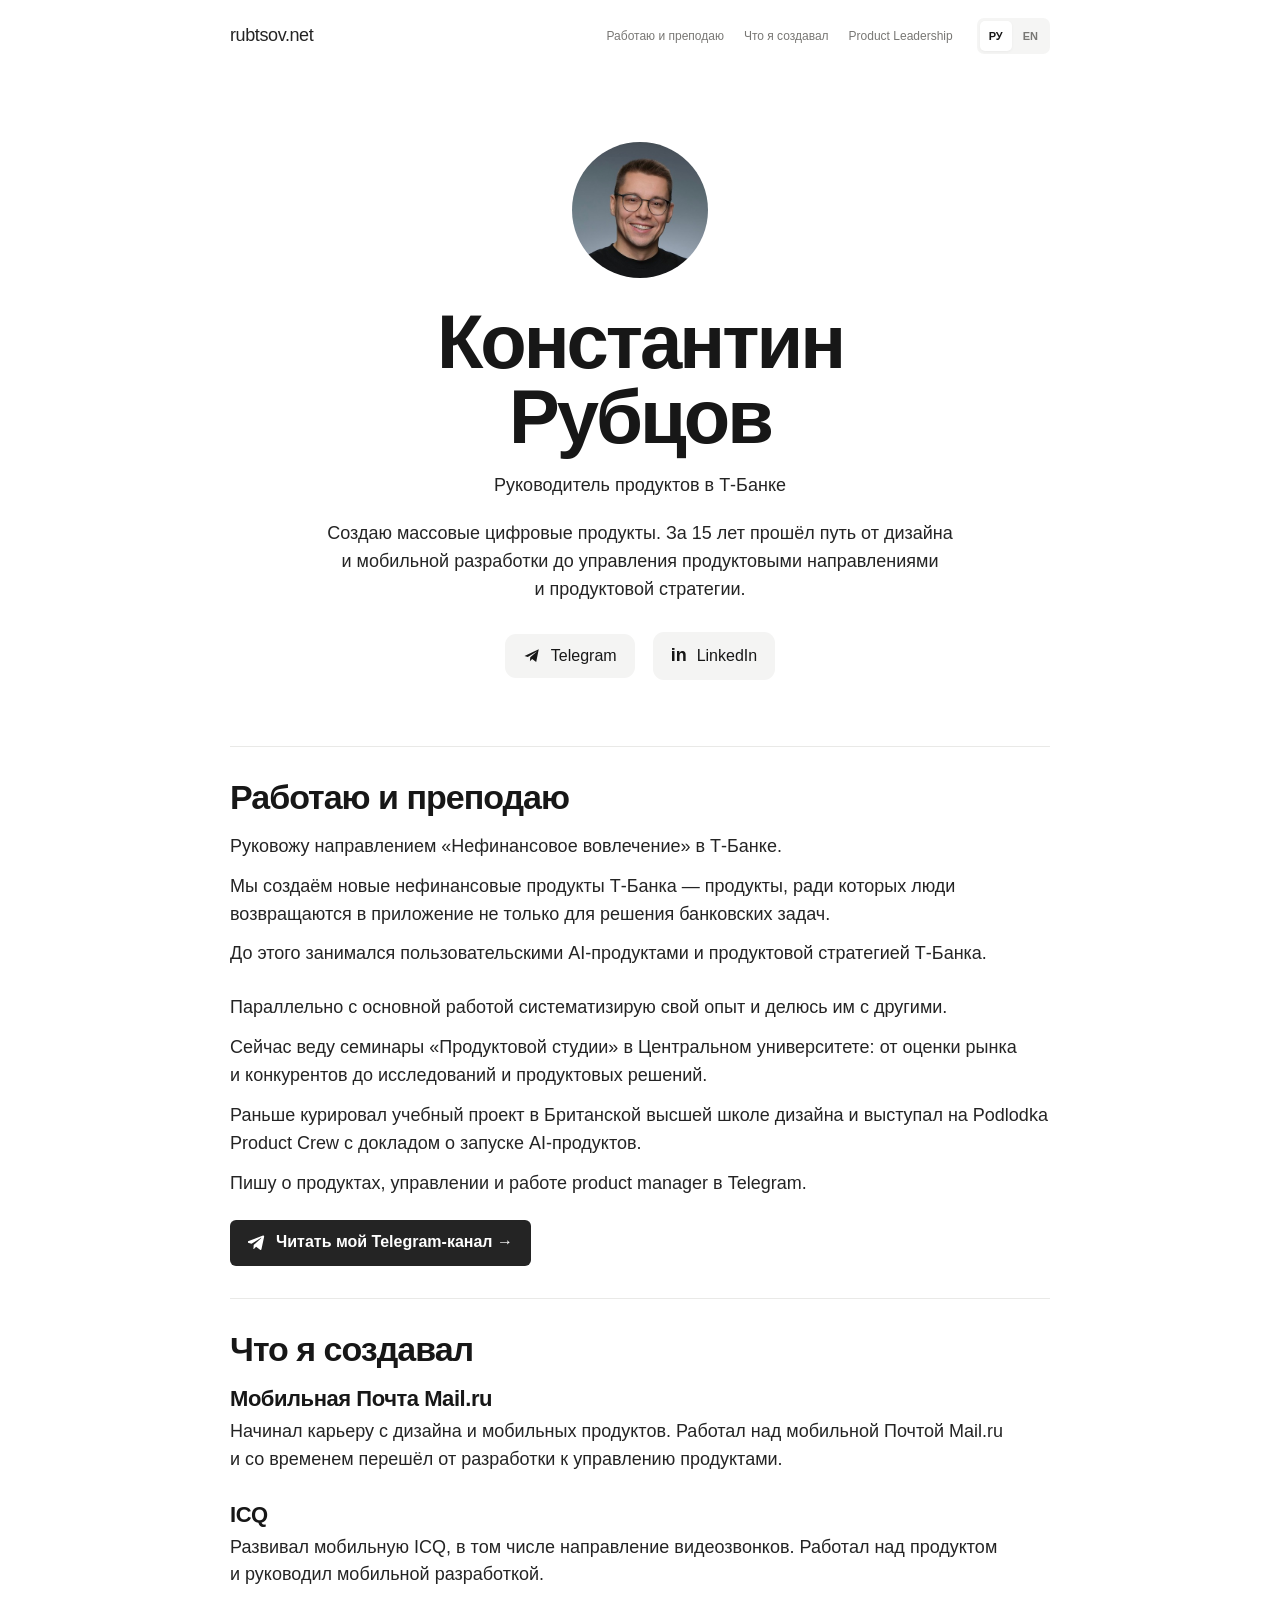
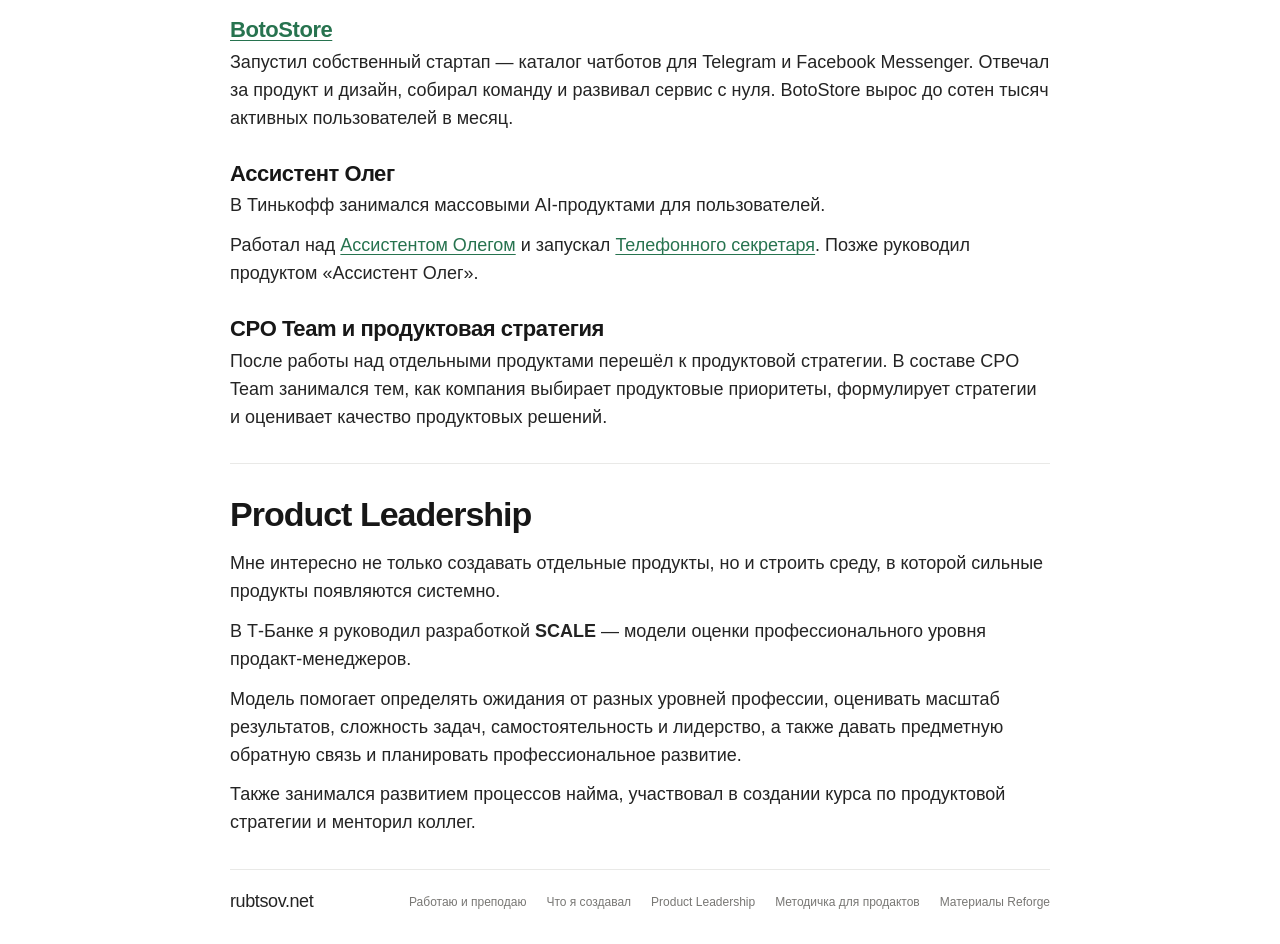
<file: index.htm>
<!doctype html>
<html lang="ru"><head><meta charset="utf-8"><meta name="robots" content="noindex, follow"><meta http-equiv="refresh" content="0;url=/"><link rel="canonical" href="https://rubtsov.net/"><title>Константин Рубцов — rubtsov.net</title></head><body><a href="/">Константин Рубцов — rubtsov.net</a></body></html>
</file>
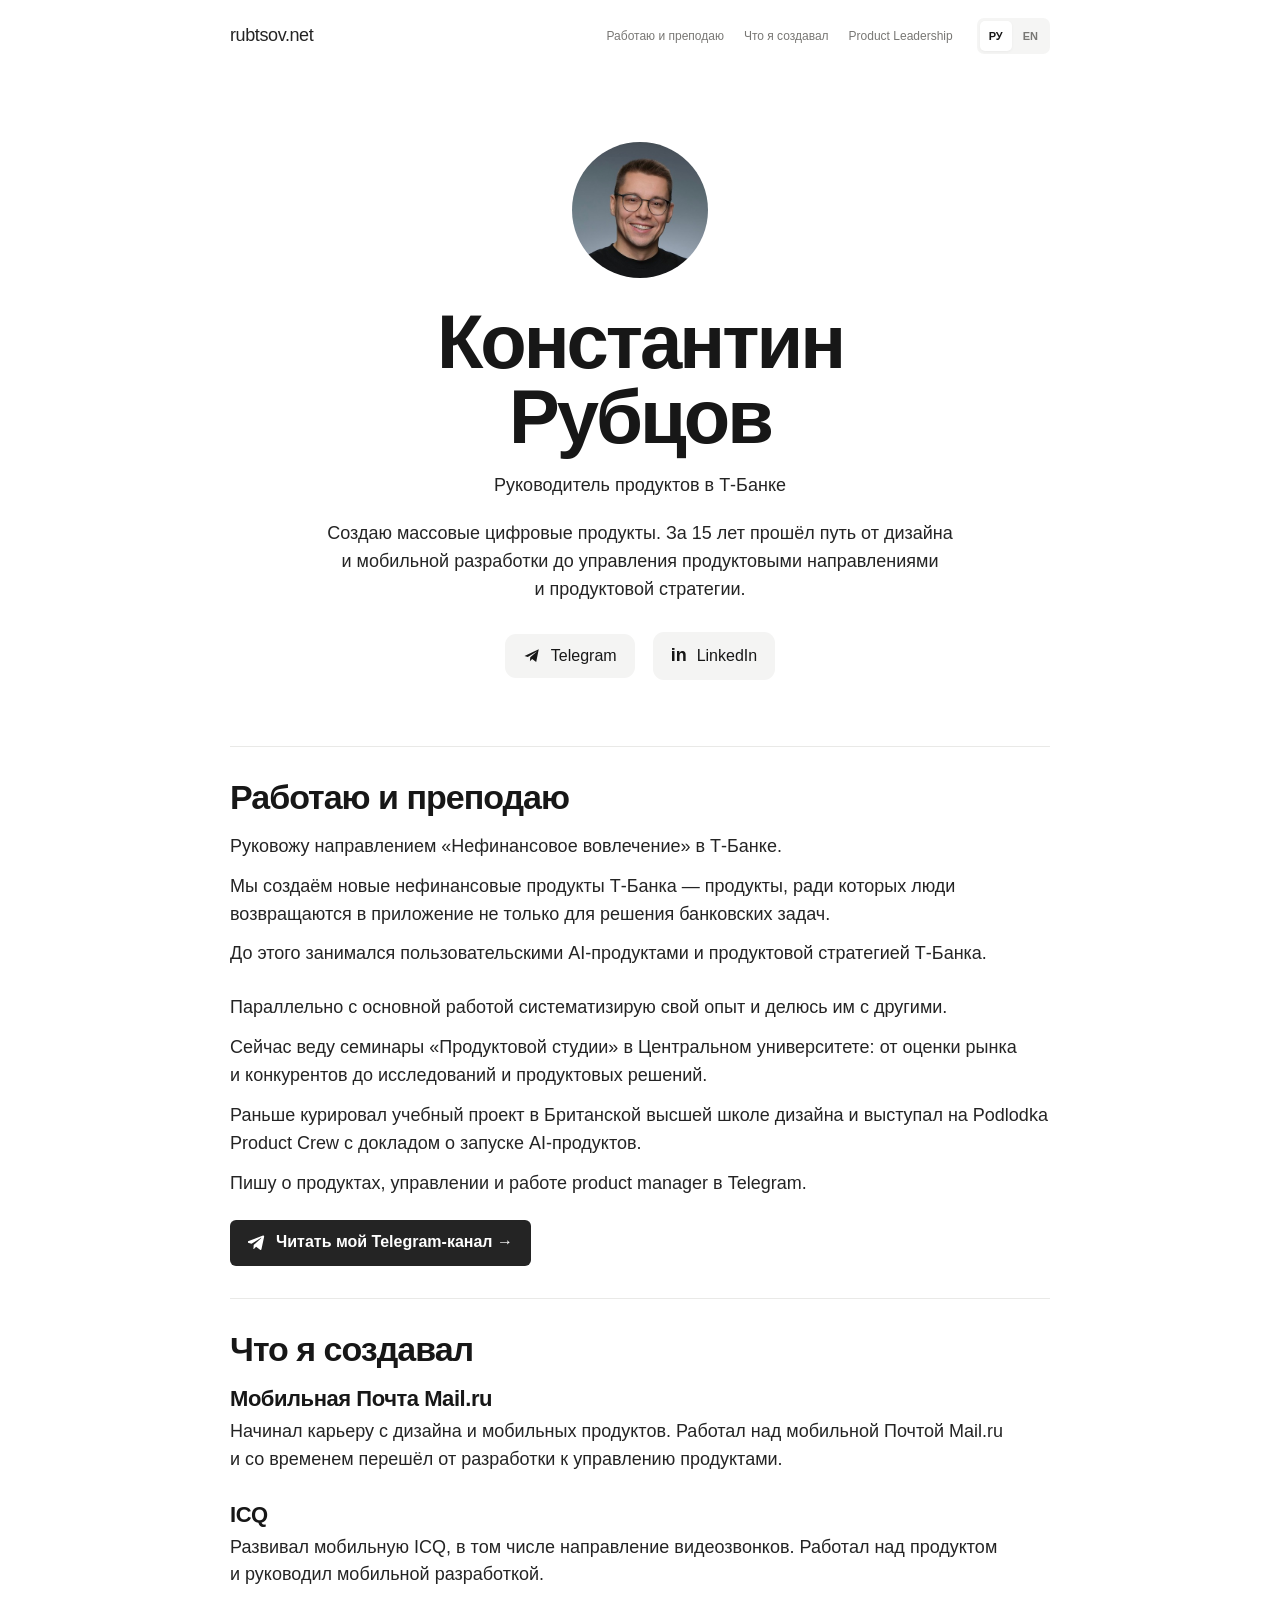
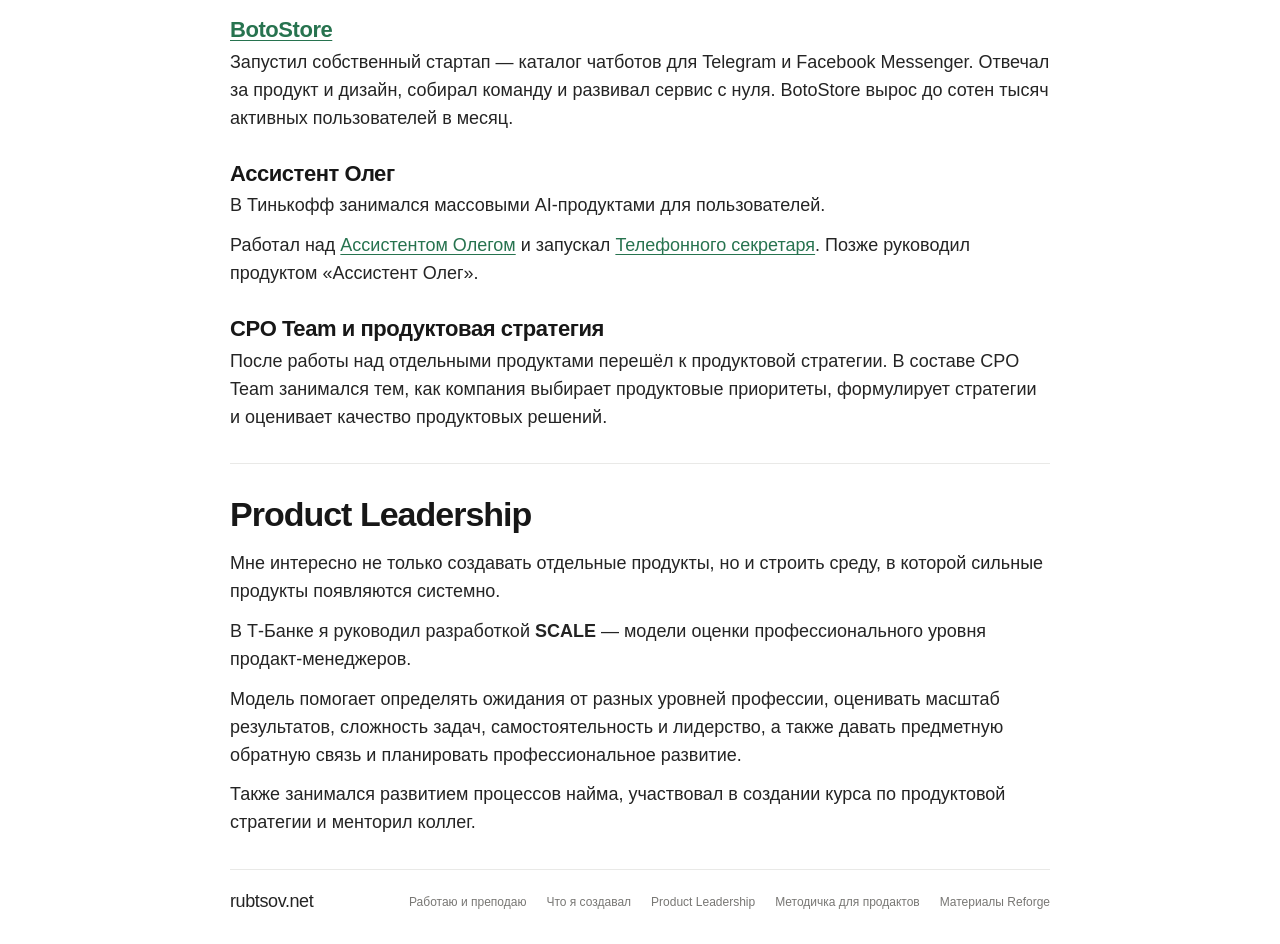
<file: index.html>
<!doctype html>
<html lang="ru">
<head>
<!-- Google tag (gtag.js) -->
<script async src="https://www.googletagmanager.com/gtag/js?id=G-JNPMM83LE2"></script>
<script>
  window.dataLayer = window.dataLayer || [];
  function gtag(){dataLayer.push(arguments);}
  gtag('js', new Date());
  gtag('config', 'G-JNPMM83LE2');
</script>

  <meta charset="utf-8">
  <meta name="viewport" content="width=device-width, initial-scale=1">
  <meta name="theme-color" content="#ffffff">
  <title>Константин Рубцов — руководитель продуктов в Т-Банке</title>
<link rel="icon" href="https://rubtsov.net/favicon.ico" sizes="any">
<link rel="icon" type="image/png" sizes="32x32" href="https://rubtsov.net/favicon-32.png">
<link rel="apple-touch-icon" sizes="180x180" href="https://rubtsov.net/apple-touch-icon.png">
<link rel="manifest" href="https://rubtsov.net/site.webmanifest">

  <meta property="og:type" content="website">
  <meta property="og:site_name" content="rubtsov.net">
  <meta property="og:image" content="https://rubtsov.net/assets/rubtsov-preview-20261028-v2.jpg">
  <meta property="og:image:secure_url" content="https://rubtsov.net/assets/rubtsov-preview-20261028-v2.jpg">
  <meta property="og:image:type" content="image/jpeg">
  <meta property="og:image:width" content="1200">
  <meta property="og:image:height" content="630">
  <meta property="og:image:alt" content="Константин Рубцов — руководитель продуктов в Т-Банке.">
  <meta name="twitter:card" content="summary_large_image">
  <meta name="twitter:image" content="https://rubtsov.net/assets/rubtsov-preview-20261028-v2.jpg">
  <meta name="twitter:image:alt" content="Константин Рубцов — руководитель продуктов в Т-Банке.">
  <style>
    :root { color-scheme: light; --ink: #242424; --muted: #787774; --rule: #e9e9e7; --link: #27734f; }
    * { box-sizing: border-box; }
    html { scroll-behavior: smooth; scroll-padding-top: 28px; }
    body { margin: 0; background: #fff; color: var(--ink); font-family: ui-sans-serif, -apple-system, BlinkMacSystemFont, "Segoe UI", Helvetica, Arial, sans-serif, "Apple Color Emoji", "Segoe UI Emoji"; font-size: 18px; line-height: 1.55; -webkit-font-smoothing: antialiased; }
    .page { width: min(100% - 64px, 820px); margin: 0 auto; }
    a { color: var(--link); text-underline-offset: 3px; text-decoration-thickness: 1px; }
    a:hover { color: #174d34; }
    a:focus-visible { outline: 2px solid var(--link); outline-offset: 5px; border-radius: 2px; }
    .skip { position: absolute; left: 20px; top: -80px; padding: 10px; background: white; z-index: 2; }
    .skip:focus { top: 10px; }
    .site-header, .site-footer { display: flex; justify-content: space-between; align-items: center; gap: 24px; }
    .site-header { min-height: 72px; }
    .brand { color: var(--ink); text-decoration: none; font-size: 18px; font-weight: 500; letter-spacing: -.4px; white-space: nowrap; }
    nav { display: flex; align-items: center; gap: 20px; flex-wrap: wrap; }
    nav a { color: var(--muted); text-decoration: none; font-size: 12px; line-height: 1.5; }
    nav a:hover { color: var(--ink); }
    .header-controls { display: flex; align-items: center; gap: 24px; }
    .header-controls nav { flex: 1; min-width: 0; }
    .language-switch { display: flex; flex-shrink: 0; gap: 2px; padding: 3px; background: #f5f5f4; border-radius: 7px; }
    .language-switch a { padding: 7px 9px; border: 0; border-radius: 5px; background: transparent; color: var(--muted); font: inherit; font-size: 11px; font-weight: 600; cursor: pointer; }
    .language-switch a[aria-current="page"] { background: #fff; color: #171717; box-shadow: 0 1px 3px #0000000b; }
    button:focus-visible { outline: 2px solid var(--link); outline-offset: 3px; }
    .hero { padding: 70px 0 66px; text-align: center; }
    .hero-heading { margin-bottom: 20px; }
    .portrait { display: block; width: 136px; height: 136px; margin: 0 auto 26px; object-fit: cover; border-radius: 50%; }
    h1, h2, h3 { color: #171717; font-weight: 700; }
    h1 { margin: 0 0 18px; font-size: clamp(44px, 7.5vw, 76px); line-height: .99; letter-spacing: -3px; }
    .role { margin: 0; }
    p { margin: 0 0 12px; color: var(--ink); font-size: inherit; line-height: 1.55; }
    .hero .intro { max-width: 650px; margin: 0 auto 28px; }
    .social { display: flex; gap: 18px; align-items: center; justify-content: center; font-size: 16px; }
    .social a { display: inline-flex; align-items: center; justify-content: center; gap: 10px; padding: 10px 18px; min-height: 44px; background: #f4f4f3; border-radius: 11px; color: #171717; text-decoration: none; }
    .social a:hover { background: #eaeae8; }
    .social svg { width: 18px; height: 18px; }
    .linkedin-icon { font-weight: 800; font-size: 18px; }
    .section { border-top: 1px solid var(--rule); padding: 30px 0 32px; display: flow-root; }
    h2 { margin: 0 0 15px; font-size: 34px; line-height: 1.2; letter-spacing: -1px; }
    h3 { margin: 0 0 4px; font-size: 22px; line-height: 1.35; letter-spacing: -.45px; }
    .teaching { margin-top: 26px; }
    .channel { display: inline-flex; align-items: center; justify-content: center; gap: 10px; margin-top: 10px; padding: 11px 18px; min-height: 46px; border-radius: 6px; background: var(--ink); color: #fff; font-size: 16px; font-weight: 600; line-height: 1.4; text-decoration: none; }
    .channel:hover { background: #41413e; color: #fff; }
    .channel svg { flex: 0 0 auto; width: 18px; height: 18px; }
    .project + .project { margin-top: 26px; }
    .project p:last-child, .section > p:last-child { margin-bottom: 0; }
    .site-footer { border-top: 1px solid var(--rule); padding: 18px 0 28px; }
    @media (max-width: 700px) {
      .page { width: calc(100% - 40px); }
      .site-header { align-items: flex-start; padding-top: 22px; flex-direction: column; gap: 14px; }
      .header-controls { justify-content: space-between; width: 100%; gap: 14px; }
      nav { gap: 10px 16px; }
      .hero { padding: 54px 0 48px; }
      .portrait { width: 104px; height: 104px; margin: 0 auto 22px; }
      h1 { letter-spacing: -1.8px; }
      body { font-size: 17px; }
      h2 { font-size: 29px; letter-spacing: -.7px; }
      h3 { font-size: 20px; }
      .section { padding: 27px 0 30px; }
      .site-footer { align-items: flex-start; flex-direction: column; gap: 14px; }
    }
    @media (prefers-reduced-motion: reduce) { html { scroll-behavior: auto; } }
  </style>
<script defer src="/assets/telegram-tracking.js?v=20261103"></script>
<meta name="description" content="Константин Рубцов: цифровые продукты, продуктовая стратегия и преподавание. Опыт в Т-Банке, Mail.ru, ICQ и BotoStore. Материалы для продакт-менеджеров."><meta name="author" content="Константин Рубцов"><meta name="robots" content="index, follow, max-image-preview:large"><link rel="canonical" href="https://rubtsov.net/"><link rel="alternate" hreflang="ru" href="https://rubtsov.net/"><link rel="alternate" hreflang="en" href="https://rubtsov.net/en/"><link rel="alternate" hreflang="x-default" href="https://rubtsov.net/"><meta property="og:title" content="Константин Рубцов — руководитель продуктов в Т-Банке"><meta property="og:description" content="Константин Рубцов: цифровые продукты, продуктовая стратегия и преподавание. Опыт в Т-Банке, Mail.ru, ICQ и BotoStore. Материалы для продакт-менеджеров."><meta property="og:url" content="https://rubtsov.net/"><meta property="og:locale" content="ru_RU"><meta property="og:locale:alternate" content="en_US"><meta name="twitter:title" content="Константин Рубцов — руководитель продуктов в Т-Банке"><meta name="twitter:description" content="Константин Рубцов: цифровые продукты, продуктовая стратегия и преподавание. Опыт в Т-Банке, Mail.ru, ICQ и BotoStore. Материалы для продакт-менеджеров."><style id="seo-language-links">.language-switch a{display:inline-flex;align-items:center;text-decoration:none;line-height:1.5}.site-footer nav{flex-wrap:wrap}.site-footer{gap:20px}.language-switch a:focus-visible{outline:2px solid currentColor;outline-offset:3px}</style><script type="application/ld+json">{"@context": "https://schema.org", "@graph": [{"@type": "WebSite", "@id": "https://rubtsov.net/#website", "url": "https://rubtsov.net/", "name": "rubtsov.net", "inLanguage": ["ru", "en"]}, {"@type": "Person", "@id": "https://rubtsov.net/#person", "name": "Константин Рубцов", "alternateName": "Konstantin Rubtsov", "url": "https://rubtsov.net/", "image": "https://rubtsov.net/assets/konstantin-rubtsov.jpeg", "jobTitle": "Руководитель продуктов", "worksFor": {"@type": "Organization", "name": "Т-Банк", "url": "https://www.tbank.ru/"}, "sameAs": ["https://t.me/kostyarubtsov", "https://ru.linkedin.com/in/kosrubtsov"]}, {"@type": "ProfilePage", "@id": "https://rubtsov.net/#webpage", "url": "https://rubtsov.net/", "name": "Константин Рубцов — руководитель продуктов в Т-Банке", "description": "Константин Рубцов: цифровые продукты, продуктовая стратегия и преподавание. Опыт в Т-Банке, Mail.ru, ICQ и BotoStore. Материалы для продакт-менеджеров.", "inLanguage": "ru", "isPartOf": {"@id": "https://rubtsov.net/#website"}, "mainEntity": {"@id": "https://rubtsov.net/#person"}}]}</script></head>
<body>
  <a class="skip" href="#main" data-i18n="skip">К содержанию</a>
  <div class="page">
    <header class="site-header">
      <a class="brand" href="#top" aria-label="rubtsov.net — начало страницы">rubtsov.net</a>
      <div class="header-controls"><nav aria-label="Разделы сайта">
        <a href="#work" data-i18n="work">Работаю и преподаю</a>
        <a href="#products" data-i18n="products">Что я создавал</a>
        <a href="#leadership" data-i18n="leadership">Product Leadership</a>
      </nav><div class="language-switch" role="group" aria-label="Язык">
        <a data-language="ru" lang="ru" aria-label="Русский" href="/" hreflang="ru" aria-current="page">РУ</a>
        <a data-language="en" lang="en" aria-label="English" href="/en/" hreflang="en">EN</a>
      </div></div>
    </header>
    <main id="main">
      <section class="hero" id="top" aria-labelledby="name">
        <img class="portrait" src="/assets/konstantin-rubtsov.jpeg" width="136" height="136" alt="Константин Рубцов" fetchpriority="high">
        <div class="hero-heading">
          <div>
            <h1 id="name" data-i18n="text0">Константин<br>Рубцов</h1>
            <p class="role" data-i18n="text1">Руководитель продуктов в Т-Банке</p>
          </div>
        </div>
        <p class="intro" data-i18n="text2">Создаю массовые цифровые продукты. За 15 лет прошёл путь от дизайна и мобильной разработки до управления продуктовыми направлениями и продуктовой стратегии.</p>
        <div class="social">
          <a data-telegram-position="hero" href="https://t.me/kostyarubtsov"><svg viewbox="0 0 24 24" fill="currentColor" aria-hidden="true"><path d="m21 3-3.4 17-5.4-4-3 3 .5-5.2L19 5.5 6.4 13.3 2 12Z"></path></svg>Telegram</a><a href="https://ru.linkedin.com/in/kosrubtsov"><span class="linkedin-icon" aria-hidden="true">in</span>LinkedIn</a>
        </div>
      </section>
      <section class="section" id="work" aria-labelledby="work-title">
        <h2 id="work-title" data-i18n="text3">Работаю и преподаю</h2>
        <p data-i18n="text4">Руковожу направлением «Нефинансовое вовлечение» в Т-Банке.</p>
        <p data-i18n="text5">Мы создаём новые нефинансовые продукты Т-Банка — продукты, ради которых люди возвращаются в приложение не только для решения банковских задач.</p>
        <p data-i18n="text6">До этого занимался пользовательскими AI-продуктами и продуктовой стратегией Т-Банка.</p>
        <div class="teaching">
          <p data-i18n="text7">Параллельно с основной работой систематизирую свой опыт и делюсь им с другими.</p>
          <p data-i18n="text8">Сейчас веду семинары «Продуктовой студии» в Центральном университете: от оценки рынка и конкурентов до исследований и продуктовых решений.</p>
          <p data-i18n="text9">Раньше курировал учебный проект в Британской высшей школе дизайна и выступал на Podlodka Product Crew с докладом о запуске AI-продуктов.</p>
          <p data-i18n="text10">Пишу о продуктах, управлении и работе product manager в Telegram.</p>
          <a class="channel" data-telegram-position="work" href="https://t.me/kostyarubtsov"><svg viewbox="0 0 24 24" fill="currentColor" aria-hidden="true"><path d="M21.5 3.5 18 20c-.2 1.2-.9 1.5-1.9.9l-5.3-3.9-2.6 2.5c-.3.3-.5.5-1 .5l.4-5.4 9.9-9c.4-.4-.1-.6-.6-.3L4.7 13.1l-5.2-1.6c-1.1-.3-1.1-1.1.2-1.6L20 2.1c.9-.3 1.7.2 1.5 1.4Z"></path></svg><span data-i18n="cta">Читать мой Telegram-канал →</span></a>
        </div>
      </section>
      <section class="section" id="products" aria-labelledby="products-title">
        <h2 id="products-title" data-i18n="text11">Что я создавал</h2>
        <article class="project">
          <h3 data-i18n="text12">Мобильная Почта Mail.ru</h3>
          <p data-i18n="text13">Начинал карьеру с дизайна и мобильных продуктов. Работал над мобильной Почтой Mail.ru и со временем перешёл от разработки к управлению продуктами.</p>
        </article>
        <article class="project">
          <h3 data-i18n="text14">ICQ</h3>
          <p data-i18n="text15">Развивал мобильную ICQ, в том числе направление видеозвонков. Работал над продуктом и руководил мобильной разработкой.</p>
        </article>
        <article class="project">
          <h3 data-i18n="text16"><a href="https://botostore.com">BotoStore</a></h3>
          <p data-i18n="text17">Запустил собственный стартап — каталог чатботов для Telegram и Facebook Messenger. Отвечал за продукт и дизайн, собирал команду и развивал сервис с нуля. BotoStore вырос до сотен тысяч активных пользователей в месяц.</p>
        </article>
        <article class="project">
          <h3 data-i18n="text18">Ассистент Олег</h3>
          <p data-i18n="text19">В Тинькофф занимался массовыми AI-продуктами для пользователей.</p>
          <p data-i18n="text20">Работал над <a href="https://tinkoff-group.com/press-center/company-news/21072020-new-skills-voice-assistant-oleg-eng/">Ассистентом Олегом</a> и запускал <a href="https://tinkoff-group.com/press-center/company-news/03062021-tinkoff-launches-open-telephone-assistant-oleg-defender-against-spammers-and-fraudsters-eng/">Телефонного секретаря</a>. Позже руководил продуктом «Ассистент Олег».</p>
        </article>
        <article class="project">
          <h3 data-i18n="text21">CPO Team и продуктовая стратегия</h3>
          <p data-i18n="text22">После работы над отдельными продуктами перешёл к продуктовой стратегии. В составе CPO Team занимался тем, как компания выбирает продуктовые приоритеты, формулирует стратегии и оценивает качество продуктовых решений.</p>
        </article>
      </section>
      <section class="section" id="leadership" aria-labelledby="leadership-title">
        <h2 id="leadership-title" data-i18n="text23">Product Leadership</h2>
        <p data-i18n="text24">Мне интересно не только создавать отдельные продукты, но и строить среду, в которой сильные продукты появляются системно.</p>
        <p data-i18n="text26">В Т-Банке я руководил разработкой <strong>SCALE</strong> — модели оценки профессионального уровня продакт-менеджеров.</p>
        <p data-i18n="text27">Модель помогает определять ожидания от разных уровней профессии, оценивать масштаб результатов, сложность задач, самостоятельность и лидерство, а также давать предметную обратную связь и планировать профессиональное развитие.</p>
        <p data-i18n="text28">Также занимался развитием процессов найма, участвовал в создании курса по продуктовой стратегии и менторил коллег.</p>
      </section>
    </main>
    <footer class="site-footer">
      <a class="brand" href="#top">rubtsov.net</a>
      <nav aria-label="Разделы сайта">
        <a href="#work" data-i18n="work">Работаю и преподаю</a>
        <a href="#products" data-i18n="products">Что я создавал</a>
        <a href="#leadership" data-i18n="leadership">Product Leadership</a>
      <a href="/cu/">Методичка для продактов</a><a href="/reforge/ru/">Материалы Reforge</a></nav>
    </footer>
  </div>
  <script src="/assets/language.js?v=20261105-seo"></script>
</body>
</html>
</file>
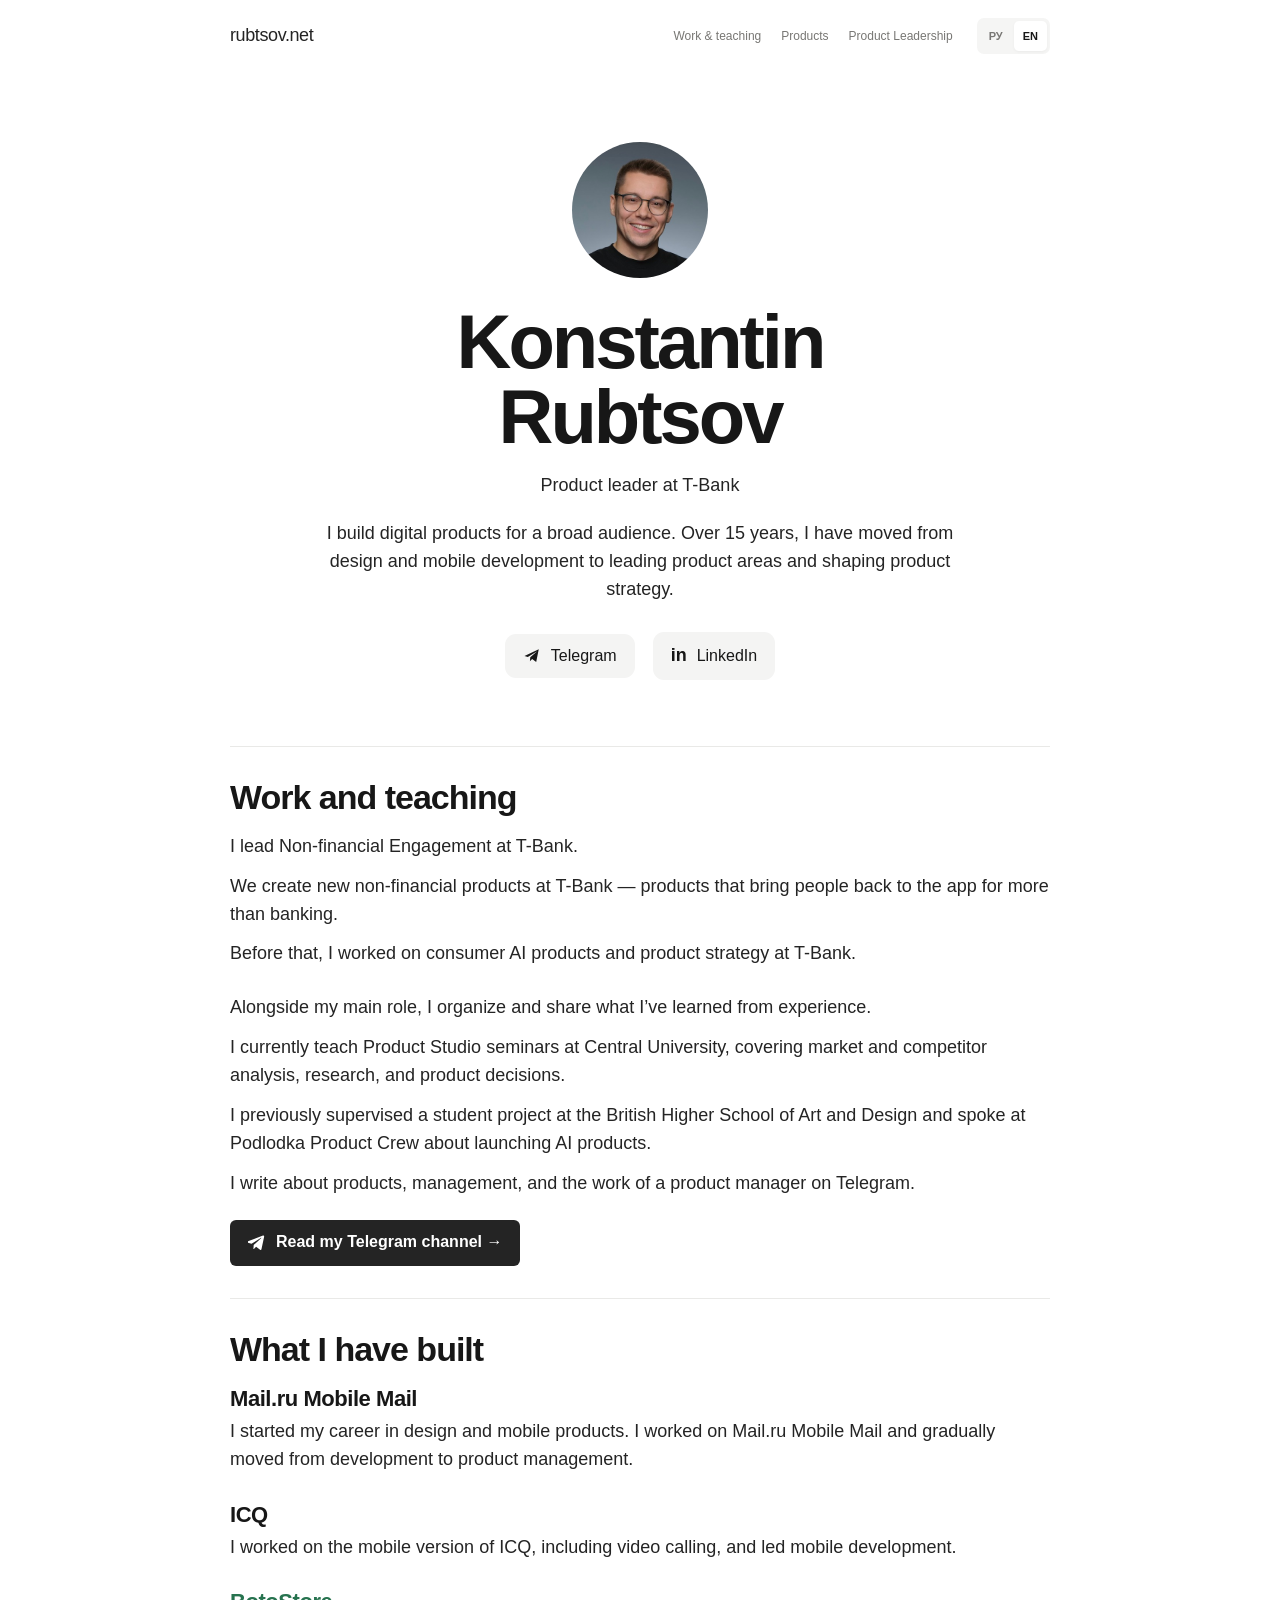
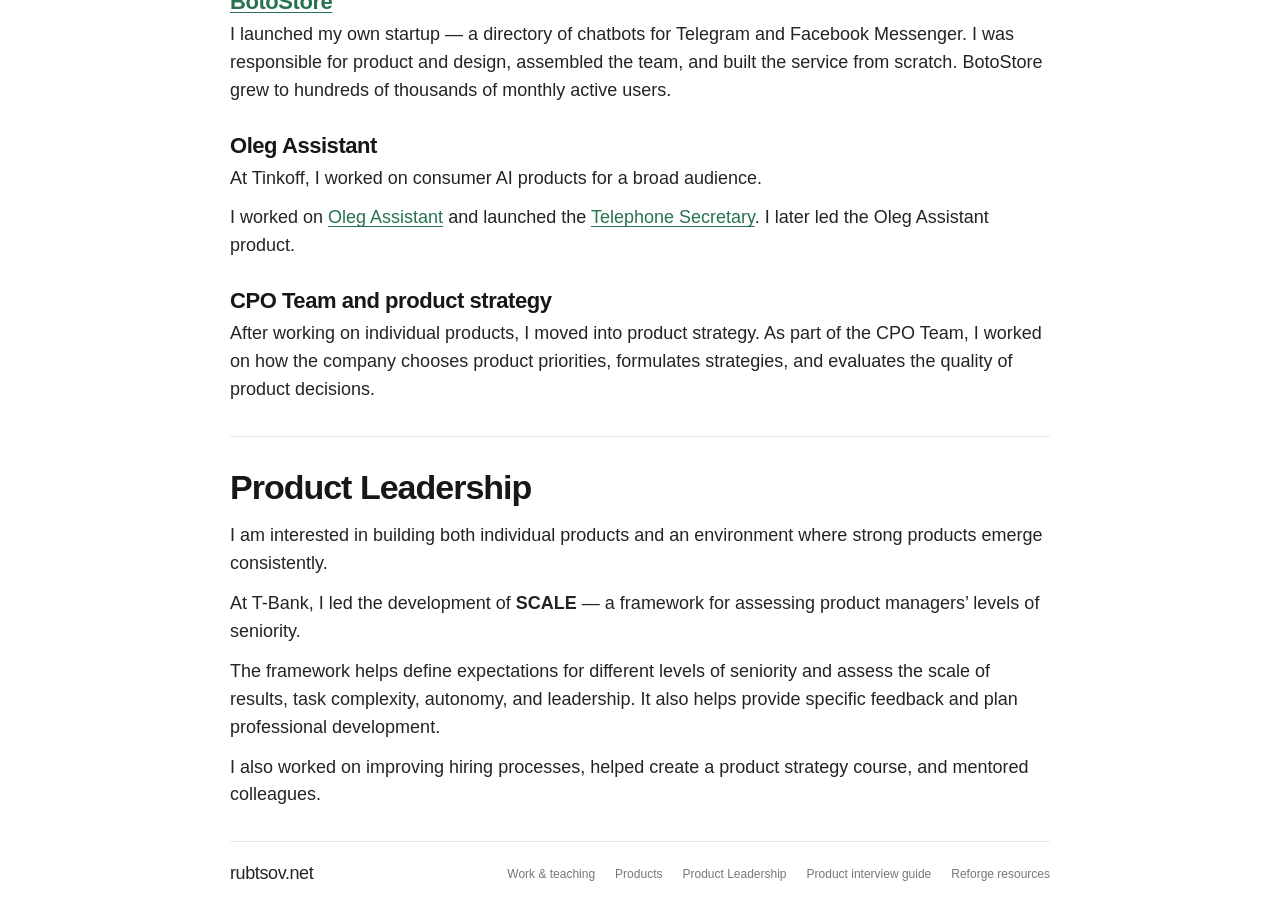
<file: en/index.html>
<!doctype html>
<html lang="en">
<head>
<!-- Google tag (gtag.js) -->
<script async src="https://www.googletagmanager.com/gtag/js?id=G-JNPMM83LE2"></script>
<script>
  window.dataLayer = window.dataLayer || [];
  function gtag(){dataLayer.push(arguments);}
  gtag('js', new Date());
  gtag('config', 'G-JNPMM83LE2');
</script>

  <meta charset="utf-8">
  <meta name="viewport" content="width=device-width, initial-scale=1">
  <meta name="theme-color" content="#ffffff">
  <title>Konstantin Rubtsov — Product Leader at T-Bank</title>
<link rel="icon" href="https://rubtsov.net/favicon.ico" sizes="any">
<link rel="icon" type="image/png" sizes="32x32" href="https://rubtsov.net/favicon-32.png">
<link rel="apple-touch-icon" sizes="180x180" href="https://rubtsov.net/apple-touch-icon.png">
<link rel="manifest" href="https://rubtsov.net/site.webmanifest">

  <meta property="og:type" content="website">
  <meta property="og:site_name" content="rubtsov.net">
  <meta property="og:image" content="https://rubtsov.net/assets/rubtsov-preview-20261028-v2.jpg">
  <meta property="og:image:secure_url" content="https://rubtsov.net/assets/rubtsov-preview-20261028-v2.jpg">
  <meta property="og:image:type" content="image/jpeg">
  <meta property="og:image:width" content="1200">
  <meta property="og:image:height" content="630">
  <meta property="og:image:alt" content="Konstantin Rubtsov — product leader at T-Bank.">
  <meta name="twitter:card" content="summary_large_image">
  <meta name="twitter:image" content="https://rubtsov.net/assets/rubtsov-preview-20261028-v2.jpg">
  <meta name="twitter:image:alt" content="Konstantin Rubtsov — product leader at T-Bank.">
  <style>
    :root { color-scheme: light; --ink: #242424; --muted: #787774; --rule: #e9e9e7; --link: #27734f; }
    * { box-sizing: border-box; }
    html { scroll-behavior: smooth; scroll-padding-top: 28px; }
    body { margin: 0; background: #fff; color: var(--ink); font-family: ui-sans-serif, -apple-system, BlinkMacSystemFont, "Segoe UI", Helvetica, Arial, sans-serif, "Apple Color Emoji", "Segoe UI Emoji"; font-size: 18px; line-height: 1.55; -webkit-font-smoothing: antialiased; }
    .page { width: min(100% - 64px, 820px); margin: 0 auto; }
    a { color: var(--link); text-underline-offset: 3px; text-decoration-thickness: 1px; }
    a:hover { color: #174d34; }
    a:focus-visible { outline: 2px solid var(--link); outline-offset: 5px; border-radius: 2px; }
    .skip { position: absolute; left: 20px; top: -80px; padding: 10px; background: white; z-index: 2; }
    .skip:focus { top: 10px; }
    .site-header, .site-footer { display: flex; justify-content: space-between; align-items: center; gap: 24px; }
    .site-header { min-height: 72px; }
    .brand { color: var(--ink); text-decoration: none; font-size: 18px; font-weight: 500; letter-spacing: -.4px; white-space: nowrap; }
    nav { display: flex; align-items: center; gap: 20px; flex-wrap: wrap; }
    nav a { color: var(--muted); text-decoration: none; font-size: 12px; line-height: 1.5; }
    nav a:hover { color: var(--ink); }
    .header-controls { display: flex; align-items: center; gap: 24px; }
    .header-controls nav { flex: 1; min-width: 0; }
    .language-switch { display: flex; flex-shrink: 0; gap: 2px; padding: 3px; background: #f5f5f4; border-radius: 7px; }
    .language-switch a { padding: 7px 9px; border: 0; border-radius: 5px; background: transparent; color: var(--muted); font: inherit; font-size: 11px; font-weight: 600; cursor: pointer; }
    .language-switch a[aria-current="page"] { background: #fff; color: #171717; box-shadow: 0 1px 3px #0000000b; }
    button:focus-visible { outline: 2px solid var(--link); outline-offset: 3px; }
    .hero { padding: 70px 0 66px; text-align: center; }
    .hero-heading { margin-bottom: 20px; }
    .portrait { display: block; width: 136px; height: 136px; margin: 0 auto 26px; object-fit: cover; border-radius: 50%; }
    h1, h2, h3 { color: #171717; font-weight: 700; }
    h1 { margin: 0 0 18px; font-size: clamp(44px, 7.5vw, 76px); line-height: .99; letter-spacing: -3px; }
    .role { margin: 0; }
    p { margin: 0 0 12px; color: var(--ink); font-size: inherit; line-height: 1.55; }
    .hero .intro { max-width: 650px; margin: 0 auto 28px; }
    .social { display: flex; gap: 18px; align-items: center; justify-content: center; font-size: 16px; }
    .social a { display: inline-flex; align-items: center; justify-content: center; gap: 10px; padding: 10px 18px; min-height: 44px; background: #f4f4f3; border-radius: 11px; color: #171717; text-decoration: none; }
    .social a:hover { background: #eaeae8; }
    .social svg { width: 18px; height: 18px; }
    .linkedin-icon { font-weight: 800; font-size: 18px; }
    .section { border-top: 1px solid var(--rule); padding: 30px 0 32px; display: flow-root; }
    h2 { margin: 0 0 15px; font-size: 34px; line-height: 1.2; letter-spacing: -1px; }
    h3 { margin: 0 0 4px; font-size: 22px; line-height: 1.35; letter-spacing: -.45px; }
    .teaching { margin-top: 26px; }
    .channel { display: inline-flex; align-items: center; justify-content: center; gap: 10px; margin-top: 10px; padding: 11px 18px; min-height: 46px; border-radius: 6px; background: var(--ink); color: #fff; font-size: 16px; font-weight: 600; line-height: 1.4; text-decoration: none; }
    .channel:hover { background: #41413e; color: #fff; }
    .channel svg { flex: 0 0 auto; width: 18px; height: 18px; }
    .project + .project { margin-top: 26px; }
    .project p:last-child, .section > p:last-child { margin-bottom: 0; }
    .site-footer { border-top: 1px solid var(--rule); padding: 18px 0 28px; }
    @media (max-width: 700px) {
      .page { width: calc(100% - 40px); }
      .site-header { align-items: flex-start; padding-top: 22px; flex-direction: column; gap: 14px; }
      .header-controls { justify-content: space-between; width: 100%; gap: 14px; }
      nav { gap: 10px 16px; }
      .hero { padding: 54px 0 48px; }
      .portrait { width: 104px; height: 104px; margin: 0 auto 22px; }
      h1 { letter-spacing: -1.8px; }
      body { font-size: 17px; }
      h2 { font-size: 29px; letter-spacing: -.7px; }
      h3 { font-size: 20px; }
      .section { padding: 27px 0 30px; }
      .site-footer { align-items: flex-start; flex-direction: column; gap: 14px; }
    }
    @media (prefers-reduced-motion: reduce) { html { scroll-behavior: auto; } }
  </style>
<script defer src="/assets/telegram-tracking.js?v=20261103"></script>
<meta name="description" content="Konstantin Rubtsov builds digital products and leads product teams at T-Bank. Explore his work in product strategy, AI products, teaching, and product management."><meta name="author" content="Konstantin Rubtsov"><meta name="robots" content="index, follow, max-image-preview:large"><link rel="canonical" href="https://rubtsov.net/en/"><link rel="alternate" hreflang="ru" href="https://rubtsov.net/"><link rel="alternate" hreflang="en" href="https://rubtsov.net/en/"><link rel="alternate" hreflang="x-default" href="https://rubtsov.net/"><meta property="og:title" content="Konstantin Rubtsov — Product Leader at T-Bank"><meta property="og:description" content="Konstantin Rubtsov builds digital products and leads product teams at T-Bank. Explore his work in product strategy, AI products, teaching, and product management."><meta property="og:url" content="https://rubtsov.net/en/"><meta property="og:locale" content="en_US"><meta property="og:locale:alternate" content="ru_RU"><meta name="twitter:title" content="Konstantin Rubtsov — Product Leader at T-Bank"><meta name="twitter:description" content="Konstantin Rubtsov builds digital products and leads product teams at T-Bank. Explore his work in product strategy, AI products, teaching, and product management."><style id="seo-language-links">.language-switch a{display:inline-flex;align-items:center;text-decoration:none;line-height:1.5}.site-footer nav{flex-wrap:wrap}.site-footer{gap:20px}.language-switch a:focus-visible{outline:2px solid currentColor;outline-offset:3px}</style><script type="application/ld+json">{"@context": "https://schema.org", "@graph": [{"@type": "WebSite", "@id": "https://rubtsov.net/#website", "url": "https://rubtsov.net/", "name": "rubtsov.net", "inLanguage": ["ru", "en"]}, {"@type": "Person", "@id": "https://rubtsov.net/#person", "name": "Konstantin Rubtsov", "alternateName": "Константин Рубцов", "url": "https://rubtsov.net/en/", "image": "https://rubtsov.net/assets/konstantin-rubtsov.jpeg", "jobTitle": "Product leader", "worksFor": {"@type": "Organization", "name": "T-Bank", "url": "https://www.tbank.ru/"}, "sameAs": ["https://t.me/kostyarubtsov", "https://ru.linkedin.com/in/kosrubtsov"]}, {"@type": "ProfilePage", "@id": "https://rubtsov.net/en/#webpage", "url": "https://rubtsov.net/en/", "name": "Konstantin Rubtsov — Product Leader at T-Bank", "description": "Konstantin Rubtsov builds digital products and leads product teams at T-Bank. Explore his work in product strategy, AI products, teaching, and product management.", "inLanguage": "en", "isPartOf": {"@id": "https://rubtsov.net/#website"}, "mainEntity": {"@id": "https://rubtsov.net/#person"}}]}</script></head>
<body>
  <a class="skip" href="#main" data-i18n="skip">Skip to content</a>
  <div class="page">
    <header class="site-header">
      <a class="brand" href="#top" aria-label="rubtsov.net — back to top">rubtsov.net</a>
      <div class="header-controls"><nav aria-label="Site navigation">
        <a href="#work" data-i18n="work">Work &amp; teaching</a>
        <a href="#products" data-i18n="products">Products</a>
        <a href="#leadership" data-i18n="leadership">Product Leadership</a>
      </nav><div class="language-switch" role="group" aria-label="Language">
        <a data-language="ru" lang="ru" aria-label="Русский" href="/" hreflang="ru">РУ</a>
        <a data-language="en" lang="en" aria-label="English" href="/en/" hreflang="en" aria-current="page">EN</a>
      </div></div>
    </header>
    <main id="main">
      <section class="hero" id="top" aria-labelledby="name">
        <img class="portrait" src="/assets/konstantin-rubtsov.jpeg" width="136" height="136" alt="Konstantin Rubtsov" fetchpriority="high">
        <div class="hero-heading">
          <div>
            <h1 id="name" data-i18n="text0">Konstantin<br>Rubtsov</h1>
            <p class="role" data-i18n="text1">Product leader at T-Bank</p>
          </div>
        </div>
        <p class="intro" data-i18n="text2">I build digital products for a broad audience. Over 15 years, I have moved from design and mobile development to leading product areas and shaping product strategy.</p>
        <div class="social">
          <a data-telegram-position="hero" href="https://t.me/kostyarubtsov"><svg viewbox="0 0 24 24" fill="currentColor" aria-hidden="true"><path d="m21 3-3.4 17-5.4-4-3 3 .5-5.2L19 5.5 6.4 13.3 2 12Z"></path></svg>Telegram</a><a href="https://ru.linkedin.com/in/kosrubtsov"><span class="linkedin-icon" aria-hidden="true">in</span>LinkedIn</a>
        </div>
      </section>
      <section class="section" id="work" aria-labelledby="work-title">
        <h2 id="work-title" data-i18n="text3">Work and teaching</h2>
        <p data-i18n="text4">I lead Non-financial Engagement at T-Bank.</p>
        <p data-i18n="text5">We create new non-financial products at T-Bank — products that bring people back to the app for more than banking.</p>
        <p data-i18n="text6">Before that, I worked on consumer AI products and product strategy at T-Bank.</p>
        <div class="teaching">
          <p data-i18n="text7">Alongside my main role, I organize and share what I’ve learned from experience.</p>
          <p data-i18n="text8">I currently teach Product Studio seminars at Central University, covering market and competitor analysis, research, and product decisions.</p>
          <p data-i18n="text9">I previously supervised a student project at the British Higher School of Art and Design and spoke at Podlodka Product Crew about launching AI products.</p>
          <p data-i18n="text10">I write about products, management, and the work of a product manager on Telegram.</p>
          <a class="channel" data-telegram-position="work" href="https://t.me/kostyarubtsov"><svg viewbox="0 0 24 24" fill="currentColor" aria-hidden="true"><path d="M21.5 3.5 18 20c-.2 1.2-.9 1.5-1.9.9l-5.3-3.9-2.6 2.5c-.3.3-.5.5-1 .5l.4-5.4 9.9-9c.4-.4-.1-.6-.6-.3L4.7 13.1l-5.2-1.6c-1.1-.3-1.1-1.1.2-1.6L20 2.1c.9-.3 1.7.2 1.5 1.4Z"></path></svg><span data-i18n="cta">Read my Telegram channel →</span></a>
        </div>
      </section>
      <section class="section" id="products" aria-labelledby="products-title">
        <h2 id="products-title" data-i18n="text11">What I have built</h2>
        <article class="project">
          <h3 data-i18n="text12">Mail.ru Mobile Mail</h3>
          <p data-i18n="text13">I started my career in design and mobile products. I worked on Mail.ru Mobile Mail and gradually moved from development to product management.</p>
        </article>
        <article class="project">
          <h3 data-i18n="text14">ICQ</h3>
          <p data-i18n="text15">I worked on the mobile version of ICQ, including video calling, and led mobile development.</p>
        </article>
        <article class="project">
          <h3 data-i18n="text16"><a href="https://botostore.com">BotoStore</a></h3>
          <p data-i18n="text17">I launched my own startup — a directory of chatbots for Telegram and Facebook Messenger. I was responsible for product and design, assembled the team, and built the service from scratch. BotoStore grew to hundreds of thousands of monthly active users.</p>
        </article>
        <article class="project">
          <h3 data-i18n="text18">Oleg Assistant</h3>
          <p data-i18n="text19">At Tinkoff, I worked on consumer AI products for a broad audience.</p>
          <p data-i18n="text20">I worked on <a href="https://tinkoff-group.com/press-center/company-news/21072020-new-skills-voice-assistant-oleg-eng/">Oleg Assistant</a> and launched the <a href="https://tinkoff-group.com/press-center/company-news/03062021-tinkoff-launches-open-telephone-assistant-oleg-defender-against-spammers-and-fraudsters-eng/">Telephone Secretary</a>. I later led the Oleg Assistant product.</p>
        </article>
        <article class="project">
          <h3 data-i18n="text21">CPO Team and product strategy</h3>
          <p data-i18n="text22">After working on individual products, I moved into product strategy. As part of the CPO Team, I worked on how the company chooses product priorities, formulates strategies, and evaluates the quality of product decisions.</p>
        </article>
      </section>
      <section class="section" id="leadership" aria-labelledby="leadership-title">
        <h2 id="leadership-title" data-i18n="text23">Product Leadership</h2>
        <p data-i18n="text24">I am interested in building both individual products and an environment where strong products emerge consistently.</p>
        <p data-i18n="text26">At T-Bank, I led the development of <strong>SCALE</strong> — a framework for assessing product managers’ levels of seniority.</p>
        <p data-i18n="text27">The framework helps define expectations for different levels of seniority and assess the scale of results, task complexity, autonomy, and leadership. It also helps provide specific feedback and plan professional development.</p>
        <p data-i18n="text28">I also worked on improving hiring processes, helped create a product strategy course, and mentored colleagues.</p>
      </section>
    </main>
    <footer class="site-footer">
      <a class="brand" href="#top">rubtsov.net</a>
      <nav aria-label="Site navigation">
        <a href="#work" data-i18n="work">Work &amp; teaching</a>
        <a href="#products" data-i18n="products">Products</a>
        <a href="#leadership" data-i18n="leadership">Product Leadership</a>
      <a href="/cu/en/">Product interview guide</a><a href="/reforge/">Reforge resources</a></nav>
    </footer>
  </div>
  <script src="/assets/language.js?v=20261105-seo"></script>
</body>
</html>
</file>
